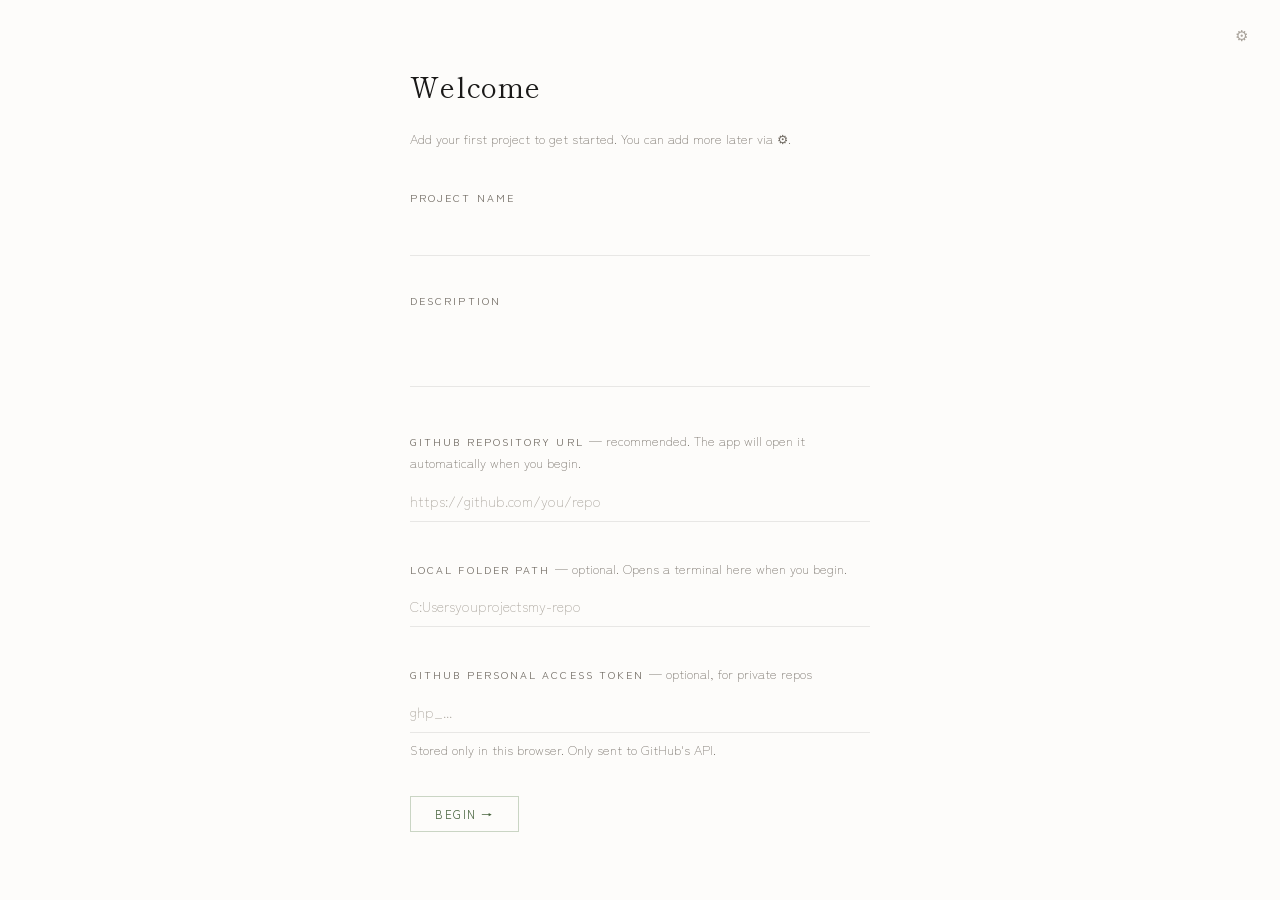
<file: index.html>
<!DOCTYPE html>
<html lang="en">
<head>
  <meta charset="UTF-8">
  <meta name="viewport" content="width=device-width, initial-scale=1.0">
  <title>Cold Start</title>
  <link rel="preconnect" href="https://fonts.googleapis.com">
  <link rel="preconnect" href="https://fonts.gstatic.com" crossorigin>
  <link href="https://fonts.googleapis.com/css2?family=Shippori+Mincho:wght@400;500&family=Zen+Kaku+Gothic+New:wght@300;400;500&display=swap" rel="stylesheet">
  <link rel="stylesheet" href="style.css">
</head>
<body>
  <button id="back-btn"     class="back-btn"     aria-label="Go back"        style="display:none" onclick="goBack()">← Back</button>
  <button id="settings-btn" class="settings-btn" aria-label="Open settings" title="Settings">⚙</button>

  <div id="screen-setup"     class="screen"></div>
  <div id="screen-choice"    class="screen"></div>
  <div id="screen-arrive"    class="screen"></div>
  <div id="screen-breathing" class="screen"></div>
  <div id="screen-grounding" class="screen"></div>
  <div id="screen-direction" class="screen"></div>
  <div id="screen-emotion"   class="screen"></div>
  <div id="screen-projects"  class="screen"></div>
  <div id="screen-begin"     class="screen"></div>

  <div id="settings-overlay" class="overlay hidden"></div>

  <script src="app.js"></script>
</body>
</html>
</file>
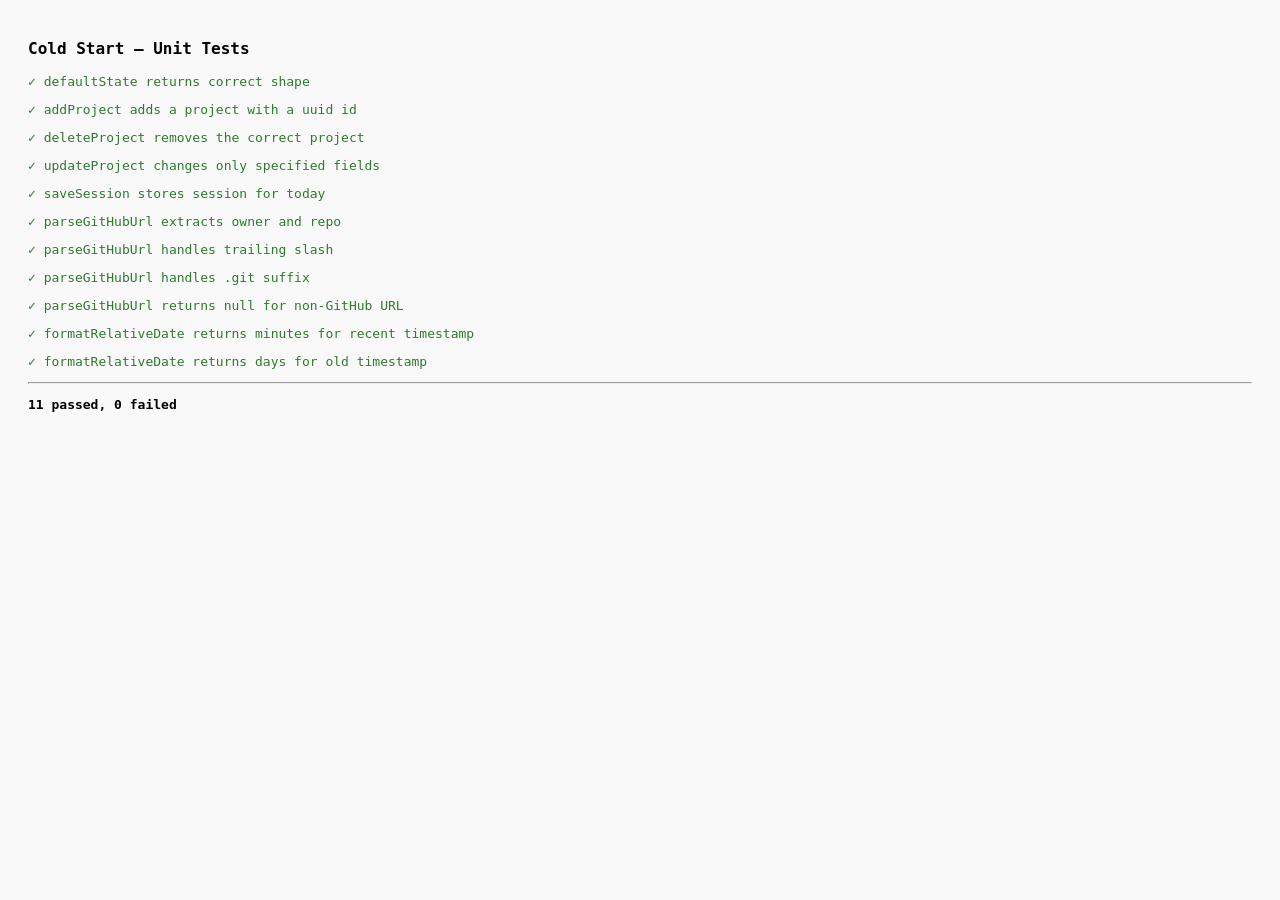
<file: tests.html>
<!DOCTYPE html>
<html lang="en">
<head>
  <meta charset="UTF-8">
  <title>Cold Start — Tests</title>
  <style>
    body { font-family: monospace; padding: 20px; background: #f9f9f9; }
    .pass { color: #2d7a2d; }
    .fail { color: #c0392b; font-weight: bold; }
    h1 { font-size: 1rem; margin-bottom: 1rem; }
  </style>
</head>
<body>
  <h1>Cold Start — Unit Tests</h1>
  <div id="results"></div>
  <script src="app.js"></script>
  <script>
    const results = document.getElementById('results');
    let passed = 0, failed = 0;

    function test(name, fn) {
      try {
        fn();
        results.innerHTML += `<p class="pass">✓ ${name}</p>`;
        passed++;
      } catch (e) {
        results.innerHTML += `<p class="fail">✗ ${name}: ${e.message}</p>`;
        failed++;
      }
    }

    function assert(condition, message) {
      if (!condition) throw new Error(message || 'Assertion failed');
    }

    function assertEqual(a, b) {
      if (a !== b) throw new Error(`Expected ${JSON.stringify(b)}, got ${JSON.stringify(a)}`);
    }

    // ── Storage tests ──────────────────────────────────────────────────────
    test('defaultState returns correct shape', () => {
      const s = defaultState();
      assert(Array.isArray(s.projects), 'projects is array');
      assert(Array.isArray(s.sessions), 'sessions is array');
      assertEqual(s.githubPAT, '');
    });

    test('addProject adds a project with a uuid id', () => {
      const s = addProject(defaultState(), {
        name: 'Test', description: 'Desc', githubUrl: 'https://github.com/a/b'
      });
      assertEqual(s.projects.length, 1);
      assert(s.projects[0].id.length > 10, 'id is a uuid');
      assertEqual(s.projects[0].name, 'Test');
    });

    test('deleteProject removes the correct project', () => {
      let s = defaultState();
      s = addProject(s, { name: 'A', description: '', githubUrl: '' });
      s = addProject(s, { name: 'B', description: '', githubUrl: '' });
      const idA = s.projects[0].id;
      s = deleteProject(s, idA);
      assertEqual(s.projects.length, 1);
      assertEqual(s.projects[0].name, 'B');
    });

    test('updateProject changes only specified fields', () => {
      let s = addProject(defaultState(), { name: 'Old', description: 'D', githubUrl: 'u' });
      s = updateProject(s, s.projects[0].id, { name: 'New' });
      assertEqual(s.projects[0].name, 'New');
      assertEqual(s.projects[0].description, 'D');
    });

    test('saveSession stores session for today', () => {
      const today = new Date().toISOString().slice(0, 10);
      const s = saveSession(defaultState(), { direction: { mainFocus: 'X', tasks: '', smallStep: '' } });
      assertEqual(s.sessions.length, 1);
      assertEqual(s.sessions[0].date, today);
      assertEqual(s.sessions[0].direction.mainFocus, 'X');
    });

    // ── GitHub tests ───────────────────────────────────────────────────────
    test('parseGitHubUrl extracts owner and repo', () => {
      const r = parseGitHubUrl('https://github.com/alice/my-repo');
      assertEqual(r.owner, 'alice');
      assertEqual(r.repo, 'my-repo');
    });

    test('parseGitHubUrl handles trailing slash', () => {
      const r = parseGitHubUrl('https://github.com/alice/my-repo/');
      assertEqual(r.repo, 'my-repo');
    });

    test('parseGitHubUrl handles .git suffix', () => {
      const r = parseGitHubUrl('https://github.com/alice/my-repo.git');
      assertEqual(r.repo, 'my-repo');
    });

    test('parseGitHubUrl returns null for non-GitHub URL', () => {
      assertEqual(parseGitHubUrl('https://example.com/foo/bar'), null);
    });

    test('formatRelativeDate returns minutes for recent timestamp', () => {
      const recent = new Date(Date.now() - 5 * 60000).toISOString();
      assertEqual(formatRelativeDate(recent), '5m ago');
    });

    test('formatRelativeDate returns days for old timestamp', () => {
      const old = new Date(Date.now() - 3 * 86400000).toISOString();
      assertEqual(formatRelativeDate(old), '3d ago');
    });

    results.innerHTML += `<hr><p><strong>${passed} passed, ${failed} failed</strong></p>`;
  </script>
</body>
</html>
</file>
<file: style.css>
/* ─────────────────────────────────────────────────────────────────────────
   Cold Start — Shrine in Morning Light
   Shippori Mincho (ritual text) + Zen Kaku Gothic New (UI)
   Ground: porcelain white. Ink: near-black. One accent: moss green.
   ───────────────────────────────────────────────────────────────────────── */

:root {
  --bg:          #FDFCFA;
  --paper:       #F5F2ED;
  --paper-2:     #EDE9E3;
  --ink:         #1A1918;
  --ink-mid:     #716B63;
  --ink-faint:   #A8A29A;
  --moss:        #6B8C5F;
  --moss-dark:   #47633D;
  --moss-pale:   rgba(107, 140, 95, 0.11);
  --rule:        rgba(26, 25, 24, 0.09);
  --rule-accent: rgba(107, 140, 95, 0.35);
  --font-ritual: 'Shippori Mincho', 'Hiragino Mincho Pro', Georgia, serif;
  --font-ui:     'Zen Kaku Gothic New', system-ui, sans-serif;
}

/* ── Reset ───────────────────────────────────────────────────────────────── */
*, *::before, *::after { box-sizing: border-box; margin: 0; padding: 0; }

html, body {
  height: 100%;
  background: var(--bg);
  color: var(--ink);
  font-family: var(--font-ui);
  font-size: 16px;
  font-weight: 300;
  line-height: 1.8;
  -webkit-font-smoothing: antialiased;
}

/* ── Screen layout ───────────────────────────────────────────────────────── */
.screen {
  display: none;
  position: fixed;
  inset: 0;
  padding: 0 32px;
  overflow-y: auto;
  opacity: 0;
  transition: opacity 800ms ease;
}

.screen.active {
  display: flex;
  flex-direction: column;
  align-items: center;
  justify-content: center;
}

.screen.visible { opacity: 1; }

.col {
  width: 100%;
  max-width: 460px;
  padding: 80px 0;
}

/* ── Typography ──────────────────────────────────────────────────────────── */
.ritual-text {
  font-family: var(--font-ritual);
  font-size: 1.25rem;
  line-height: 2.2;
  color: var(--ink);
  letter-spacing: 0.02em;
}

/* Pure opacity reveal — no movement, like morning mist resolving */
.ritual-text p {
  margin-bottom: 0.6rem;
  opacity: 0;
  transition: opacity 1100ms ease;
}

.ritual-text p.revealed { opacity: 1; }

h1 {
  font-family: var(--font-ritual);
  font-size: 1.75rem;
  font-weight: 400;
  letter-spacing: 0.03em;
  line-height: 1.3;
  margin-bottom: 1.5rem;
}

h2 {
  font-family: var(--font-ritual);
  font-size: 1.2rem;
  font-weight: 400;
  margin-bottom: 1rem;
  letter-spacing: 0.02em;
}

h3 {
  font-family: var(--font-ritual);
  font-size: 1rem;
  font-weight: 400;
  letter-spacing: 0.02em;
  color: var(--ink);
}

.eyebrow {
  font-size: 0.65rem;
  font-weight: 400;
  letter-spacing: 0.28em;
  text-transform: uppercase;
  color: var(--ink-faint);
  margin-bottom: 2.5rem;
}

.muted {
  font-size: 0.8rem;
  color: var(--ink-mid);
  font-weight: 300;
  line-height: 1.65;
}

/* ── Horizontal rules ────────────────────────────────────────────────────── */
hr, .divider {
  border: none;
  border-top: 0.5px solid var(--rule);
  margin: 2rem 0;
}

/* ── Buttons ─────────────────────────────────────────────────────────────── */
.btn {
  display: inline-block;
  position: relative;
  padding: 9px 24px;
  border: 0.5px solid var(--rule-accent);
  border-radius: 0;
  background: transparent;
  color: var(--moss-dark);
  font-family: var(--font-ui);
  font-size: 0.7rem;
  font-weight: 400;
  letter-spacing: 0.14em;
  cursor: pointer;
  text-decoration: none;
  text-transform: uppercase;
  transition: background 280ms ease, color 280ms ease, border-color 280ms ease;
  white-space: nowrap;
}

.btn:hover {
  background: var(--moss);
  border-color: var(--moss);
  color: #fff;
}

.btn-ghost {
  border-color: var(--rule);
  color: var(--ink-mid);
}

.btn-ghost:hover {
  background: var(--paper);
  border-color: var(--rule);
  color: var(--ink);
}

.btn-sm {
  padding: 4px 12px;
  font-size: 0.65rem;
}

.btn-row {
  display: flex;
  gap: 10px;
  flex-wrap: wrap;
  margin-top: 2.25rem;
  align-items: center;
}

/* ── Inputs ──────────────────────────────────────────────────────────────── */
input[type="text"],
input[type="url"],
input[type="password"],
textarea {
  width: 100%;
  padding: 10px 0;
  border: none;
  border-bottom: 0.5px solid var(--rule);
  background: transparent;
  color: var(--ink);
  font-family: var(--font-ui);
  font-size: 0.9rem;
  font-weight: 300;
  outline: none;
  transition: border-color 300ms ease;
}

input[type="text"]:focus,
input[type="url"]:focus,
input[type="password"]:focus,
textarea:focus { border-bottom-color: var(--moss); }

textarea { resize: none; min-height: 68px; line-height: 1.7; }

input::placeholder,
textarea::placeholder { color: var(--ink-faint); }

label {
  display: block;
  font-size: 0.65rem;
  font-weight: 400;
  letter-spacing: 0.2em;
  text-transform: uppercase;
  color: var(--ink-mid);
  margin-bottom: 6px;
}

.field { margin-bottom: 2.25rem; }

/* ── Back button ─────────────────────────────────────────────────────────── */
.back-btn {
  position: fixed;
  top: 24px;
  left: 28px;
  z-index: 100;
  background: none;
  border: none;
  font-family: var(--font-ui);
  font-size: 0.65rem;
  font-weight: 400;
  letter-spacing: 0.16em;
  text-transform: uppercase;
  color: var(--ink-faint);
  cursor: pointer;
  transition: color 250ms ease;
  padding: 4px 0;
}

.back-btn:hover { color: var(--ink); }

/* ── Settings button ─────────────────────────────────────────────────────── */
.settings-btn {
  position: fixed;
  top: 24px;
  right: 28px;
  z-index: 100;
  background: none;
  border: none;
  font-size: 0.95rem;
  color: var(--ink-faint);
  cursor: pointer;
  transition: color 250ms ease;
  padding: 4px;
  line-height: 1;
}

.settings-btn:hover { color: var(--ink-mid); }

/* ── Overlay ─────────────────────────────────────────────────────────────── */
.overlay {
  position: fixed;
  inset: 0;
  background: var(--bg);
  z-index: 200;
  overflow-y: auto;
  padding: 56px 32px;
  display: flex;
  flex-direction: column;
  align-items: center;
}

.overlay.hidden { display: none; }

.close-btn {
  background: none;
  border: none;
  font-size: 1rem;
  color: var(--ink-faint);
  cursor: pointer;
  margin-bottom: 2.5rem;
  align-self: flex-end;
  transition: color 240ms ease;
  line-height: 1;
}

.close-btn:hover { color: var(--ink); }

/* ── Settings project list ───────────────────────────────────────────────── */
.project-item {
  display: flex;
  align-items: flex-start;
  gap: 16px;
  padding: 14px 0;
  border-bottom: 0.5px solid var(--rule);
}

.project-item-info { flex: 1; }

.project-item-info strong {
  display: block;
  margin-bottom: 2px;
  font-family: var(--font-ritual);
  font-size: 1rem;
  font-weight: 400;
  letter-spacing: 0.02em;
}

.project-item-actions { display: flex; gap: 8px; flex-shrink: 0; }

/* ── Breathing ───────────────────────────────────────────────────────────── */
.breath-wrap {
  display: flex;
  flex-direction: column;
  align-items: center;
  gap: 2.25rem;
  padding: 2rem 0;
}

.breath-instruction {
  font-family: var(--font-ritual);
  font-size: 1rem;
  color: var(--ink-mid);
  text-align: center;
  line-height: 2.1;
  max-width: 320px;
  white-space: pre-line;
  letter-spacing: 0.02em;
}

/* The circle is a pure geometric form — a hairline ring in stillness */
.breath-circle {
  width: 100px;
  height: 100px;
  border-radius: 50%;
  background: radial-gradient(circle at 40% 38%,
    rgba(107, 140, 95, 0.32) 0%,
    rgba(107, 140, 95, 0.10) 52%,
    transparent 74%
  );
  border: 0.5px solid var(--moss);
  transition: transform 4s ease-in-out;
  will-change: transform;
}

.breath-circle.inhaling  { transform: scale(1.9); }
.breath-circle.exhaling  { transform: scale(1); }

.breath-label {
  font-size: 0.62rem;
  font-weight: 400;
  letter-spacing: 0.24em;
  text-transform: uppercase;
  color: var(--ink-faint);
  min-height: 1.4em;
  text-align: center;
}

.breath-counter {
  font-size: 0.65rem;
  font-weight: 300;
  letter-spacing: 0.1em;
  color: var(--ink-faint);
}

/* ── Breath speed slider ─────────────────────────────────────────────────── */
.breath-speed-wrap {
  display: flex;
  flex-direction: column;
  align-items: center;
  gap: 10px;
  margin-top: 2rem;
  width: 100%;
  max-width: 240px;
  align-self: center;
}

.breath-speed-label {
  font-size: 0.62rem;
  font-weight: 400;
  letter-spacing: 0.2em;
  text-transform: uppercase;
  color: var(--ink-faint);
}

.breath-speed-slider {
  -webkit-appearance: none;
  appearance: none;
  width: 100%;
  height: 0.5px;
  background: var(--rule);
  border: none;
  outline: none;
  cursor: pointer;
}

.breath-speed-slider::-webkit-slider-thumb {
  -webkit-appearance: none;
  width: 11px;
  height: 11px;
  border-radius: 50%;
  background: var(--moss);
  cursor: pointer;
  border: none;
}

.breath-speed-slider::-moz-range-thumb {
  width: 11px;
  height: 11px;
  border-radius: 50%;
  background: var(--moss);
  cursor: pointer;
  border: none;
}

/* ── Project cards ───────────────────────────────────────────────────────── */
.project-cards {
  display: flex;
  flex-direction: column;
  width: 100%;
}

.project-card {
  padding: 16px 0 16px 16px;
  cursor: pointer;
  position: relative;
  border-bottom: 0.5px solid var(--rule);
  transition: background 220ms ease;
}

.project-card:first-child { border-top: 0.5px solid var(--rule); }

/* Left mark — appears on hover like a bookmark */
.project-card::before {
  content: '';
  position: absolute;
  left: 0; top: 0; bottom: 0;
  width: 1.5px;
  background: var(--moss);
  transform: scaleY(0);
  transform-origin: bottom;
  transition: transform 260ms ease;
}

.project-card:hover { background: var(--moss-pale); }
.project-card:hover::before { transform: scaleY(1); }

.project-card h3 {
  font-family: var(--font-ritual);
  font-size: 1rem;
  font-weight: 400;
  margin-bottom: 3px;
  letter-spacing: 0.02em;
}

.project-card .desc {
  font-size: 0.78rem;
  color: var(--ink-mid);
  margin-bottom: 8px;
  font-weight: 300;
}

.commits-list {
  list-style: none;
  border-top: 0.5px solid var(--rule);
  padding-top: 6px;
  margin-top: 6px;
}

.commits-list li {
  font-size: 0.73rem;
  color: var(--ink-mid);
  padding: 2px 0;
  display: flex;
  gap: 10px;
  align-items: baseline;
  font-weight: 300;
}

.commit-date {
  flex-shrink: 0;
  color: var(--moss-dark);
  font-size: 0.65rem;
  letter-spacing: 0.06em;
}

.commits-loading { font-size: 0.73rem; color: var(--ink-faint); }

/* ── Begin screen ────────────────────────────────────────────────────────── */
.begin-project {
  font-size: 0.65rem;
  font-weight: 400;
  letter-spacing: 0.22em;
  text-transform: uppercase;
  color: var(--ink-faint);
  margin-bottom: 1.25rem;
}

.begin-step {
  font-family: var(--font-ritual);
  font-size: 1.75rem;
  font-weight: 400;
  line-height: 1.6;
  color: var(--ink);
  margin-bottom: 3rem;
  letter-spacing: 0.02em;
}

/* ── Begin commits ───────────────────────────────────────────────────────── */
.begin-commits { margin-top: 1.75rem; }

.begin-commits-label {
  font-size: 0.62rem;
  letter-spacing: 0.2em;
  text-transform: uppercase;
  color: var(--ink-faint);
  margin-bottom: 0.6rem;
}

.begin-commit-row {
  display: flex;
  gap: 10px;
  align-items: baseline;
  padding: 3px 0;
  font-size: 0.75rem;
  color: var(--ink-mid);
  border-bottom: 0.5px solid var(--rule);
  font-weight: 300;
}

.begin-commit-msg { flex: 1; line-height: 1.5; }

/* ── Terminal block ──────────────────────────────────────────────────────── */
.terminal-block {
  margin-top: 2rem;
  padding: 14px 16px;
  background: var(--paper);
  border: 0.5px solid var(--rule);
}

.terminal-label {
  font-size: 0.62rem;
  letter-spacing: 0.2em;
  text-transform: uppercase;
  color: var(--ink-faint);
  margin-bottom: 7px;
}

.terminal-cmd-row { display: flex; align-items: center; gap: 10px; }

.terminal-cmd {
  flex: 1;
  font-family: 'Courier New', monospace;
  font-size: 0.8rem;
  color: var(--moss-dark);
  word-break: break-all;
  letter-spacing: 0.02em;
}

.terminal-copy-btn {
  background: none;
  border: 0.5px solid var(--rule);
  color: var(--ink-faint);
  cursor: pointer;
  font-size: 0.78rem;
  padding: 2px 8px;
  flex-shrink: 0;
  transition: background 200ms ease, color 200ms ease;
}

.terminal-copy-btn:hover { background: var(--paper-2); color: var(--ink); }

.terminal-vscode-link {
  display: inline-block;
  margin-top: 7px;
  font-size: 0.65rem;
  letter-spacing: 0.1em;
  color: var(--moss-dark);
  text-decoration: none;
  text-transform: uppercase;
  opacity: 0.7;
  transition: opacity 200ms ease;
}

.terminal-vscode-link:hover { opacity: 1; }

/* ── Emotion reflection ──────────────────────────────────────────────────── */
.reflection-block {
  margin-bottom: 1.75rem;
  padding-bottom: 1.75rem;
  border-bottom: 0.5px solid var(--rule);
}

.reflection-label {
  font-size: 0.62rem;
  font-weight: 400;
  letter-spacing: 0.18em;
  text-transform: uppercase;
  color: var(--ink-faint);
  margin-bottom: 0.4rem;
}

.reflection-answer {
  font-family: var(--font-ritual);
  font-size: 1rem;
  line-height: 1.9;
  color: var(--ink);
  font-style: italic;
}

.reflection-quote {
  font-family: var(--font-ritual);
  font-style: italic;
  font-size: 1.05rem;
  line-height: 1.95;
  color: var(--ink-mid);
  border-left: 0.5px solid var(--moss);
  padding-left: 1.2rem;
  margin: 0 0 0.5rem;
}

.closing-question {
  font-family: var(--font-ritual);
  font-size: 1.3rem;
  font-style: italic;
  line-height: 1.9;
  color: var(--ink);
  text-align: center;
  max-width: 380px;
  margin: 0 auto;
  letter-spacing: 0.02em;
}

/* ── Project tasks ───────────────────────────────────────────────────────── */
.task-item {
  display: flex;
  align-items: baseline;
  gap: 10px;
  padding: 8px 0;
  border-bottom: 0.5px solid var(--rule);
}

.task-text {
  flex: 1;
  font-size: 0.85rem;
  font-weight: 300;
  line-height: 1.6;
  color: var(--ink);
}

.task-item-done .task-text {
  color: var(--ink-faint);
  text-decoration: line-through;
  text-decoration-color: var(--rule);
}

.task-empty {
  font-size: 0.8rem;
  font-weight: 300;
  padding: 4px 0 8px;
  font-style: italic;
  color: var(--ink-faint);
}

.task-add-row {
  display: flex;
  gap: 10px;
  align-items: center;
  margin-top: 0.75rem;
}

.task-input {
  flex: 1;
  padding: 8px 0;
  border: none;
  border-bottom: 0.5px solid var(--rule);
  background: transparent;
  font-family: var(--font-ui);
  font-size: 0.85rem;
  font-weight: 300;
  color: var(--ink);
  outline: none;
  transition: border-color 260ms ease;
}

.task-input:focus { border-bottom-color: var(--moss); }

.task-history-toggle {
  display: block;
  width: 100%;
  background: none;
  border: none;
  text-align: left;
  cursor: pointer;
  font-size: 0.62rem;
  font-weight: 400;
  letter-spacing: 0.18em;
  text-transform: uppercase;
  color: var(--ink-faint);
  padding: 10px 0 4px;
  margin-top: 0.4rem;
  transition: color 200ms ease;
}

.task-history-toggle:hover { color: var(--ink-mid); }

/* ── Accessibility ───────────────────────────────────────────────────────── */
button:focus-visible,
a:focus-visible,
input:focus-visible,
textarea:focus-visible {
  outline: 1px solid var(--moss);
  outline-offset: 3px;
}
</file>
